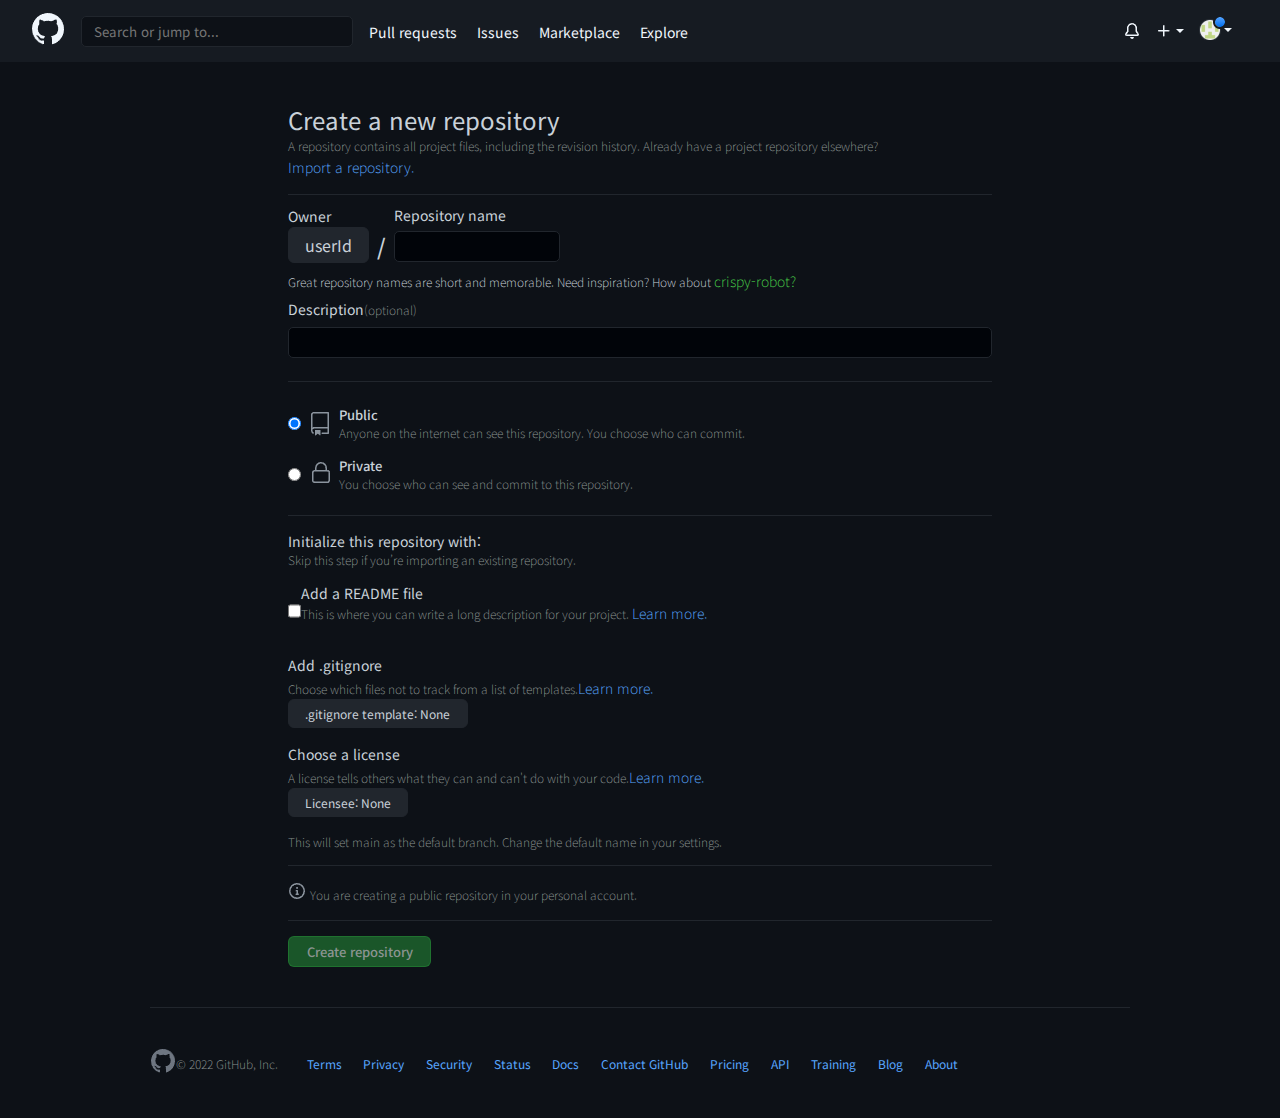
<file: git-copy/index.html>
<!DOCTYPE html>
<html lang="ko">
<head>
    <meta charset="UTF-8">
    <meta http-equiv="X-UA-Compatible" content="IE=edge">
    <meta name="viewport" content="width=device-width, initial-scale=1.0">
    <title>Document</title>

    <link rel="stylesheet" href="css/style.css">
    <link rel="stylesheet" href="css/index.css">

</head>
<body>
    <header>
        <div class="header-box">
            <div class="header-logo">
                <a href="#"><img src="images/header/header-logo.png" alt="header-logo"></a>
            </div>
            <div class="header-menu-box">
                <div>
                    <input type="text" class="header-input" placeholder="Search or jump to...">
                </div>
                <nav>
                    <a class="header-menu-list" href="#">Pull requests</a>
                    <a class="header-menu-list" href="#">Issues</a>
                    <a class="header-menu-list" href="#">Marketplace</a>
                    <a class="header-menu-list" href="#">Explore</a>
                </nav>
            </div>
        </div>
        <div class="header-icon">
            <a href="#"><img src="images/header/left-icon.png" alt="#"></a>
        </div>
    </header>
    <main>
        <div class="main-container">
            <div class="subhead">
                <h1>Create a new repository</h1>
                <div>
                    <p>A repository contains all project files, including the revision history. Already have a project repository elsewhere?</p>
                    <a href="#">Import a repository.</a>
                </div>
            </div>
            <div class="owner-repository-description-box">
                <div class="owner-repository-box">
                    <div class="owner-box">
                        <label for="">Owner</label>
                        <div class="details-box">
                            userId
                        </div>
                    </div>
                    <span>/</span>
                    <div class="repository-box">
                        <label for="">Repository name</label>
                        <input type="text">
                    </div>
                </div>
                <div>
                    <p>Great repository names are short and memorable. Need inspiration? How about <a href="#" style="color: rgb(73, 207, 73);">crispy-robot?</a></p>
                </div>
                <div class="description-box">
                    <label for="">Description<span>(optional)</span></label>
                    <input type="text">
                </div>
            </div>
            <div class="public-private-oprion">
                <div class="public-option">
                    <div class="public-option-check">
                        <input type="radio" name="radio" checked>
                        <img src="images/main/radio-icon-public.png" alt="pubic-icon">
                    </div>
                    <div class="public-option-text">
                        <label for="">
                            Public
                        </label>
                        <span>Anyone on the internet can see this repository. You choose who can commit.</span>
                    </div>
                </div>
                <div class="private-option">
                    <div class="private-option-check">
                        <input type="radio" name="radio">
                        <img src="images/main/radio-icon-private.png" alt="pubic-icon">
                    </div>
                    <div class="private-option-text">
                        <label for="">
                            Private
                        </label>
                        <span>You choose who can see and commit to this repository.</span>
                    </div>
                </div>
            </div>
            <div class="repository-auto-init-options">
                <div class="initialize-box">
                    <h3>Initialize this repository with:</h3>
                    <p>Skip this step if you’re importing an existing repository.</p>
                </div>
                <div>
                    <div class="readme-option-box">
                        <input type="checkbox" name="readme">
                        <div>
                            <label for="readme">Add a README file</label>
                            <span>This is where you can write a long description for your project. <a href="#">Learn more.</a></span>
                        </div>
                    </div>
                </div>
                <div class="gitignore-option-box">
                    <h4>Add .gitignore</h4>
                    <div>
                        <span>Choose which files not to track from a list of templates.<a href="#">Learn more.</a></span>
                    </div>
                    <div class="details-box1">
                        .gitignore template: None
                    </div>
                </div>
                <div class="license-option-box">
                    <h4>Choose a license</h4>
                    <div>
                        <span>A license tells others what they can and can't do with your code.<a href="#">Learn more.</a></span>
                    </div>
                    <div class="details-box2">
                        Licensee: None
                    </div>
                </div>
                <p>This will set  main as the default branch. Change the default name in your settings.</p>

                <div class="repository-option-bottom">
                    <img src="images/footer/footer-icon.png" alt="">
                    <span>You are creating a public repository in your personal account.</span>
                </div>

                <button class="create-btn">Create repository</button>
            </div>
            
        </div>
    </main>
    <footer>
        <div class="footer-menu-box">
            <ul class="footer-menu-logo">
                <li>
                    <a href="">
                        <img src="images/footer/footer-logo.png" alt="footer-logo">
                    </a>
                    <span>© 2022 GitHub, Inc.</span>
                </li>
            </ul>
            <ul class="footer-menu-list">
                <li>Terms</li>
                <li>Privacy</li>
                <li>Security</li>
                <li>Status</li>
                <li>Docs</li>
                <li>Contact GitHub</li>
                <li>Pricing</li>
                <li>API</li>
                <li>Training</li>
                <li>Blog</li>
                <li>About</li>
            </ul>
        </div>
    </footer>
</body>
</html>
</file>
<file: git-copy/css/style.css>
@import url('https://fonts.googleapis.com/css2?family=Jua&family=Noto+Sans+KR:wght@300;400;500;700&display=swap');

* {
    /* text */
    font-family: 'Noto Sans KR', sans-serif;
    font-weight: 400;
    color: #8B9491;

    /* box */
    box-sizing: border-box;

    /* computed */
    margin: 0px;
    padding: 0px;
    background-color: rgb(13, 17, 23);
}

header {
    background-color: rgb(22, 27, 34);
}

header * {
    background-color: rgb(22, 27, 34);
}

ul {
    list-style-type: none;
}

a {
    color: #58A6FF;
    text-decoration: none;
    font-size: 14px;
    font-weight: 200;
}
a:hover {
    text-decoration: underline;
}

input, textarea {
    outline: none;
}

table {
    border-collapse: collapse;
}

button {
    cursor: pointer;
}

h1{
    font-size: 24px;
    font-weight: 400;
}

p{
    font-size: 12px;
    font-weight: 200;
}

span{
    font-size: 12px;
    font-weight: 200;
}

input[type=text]{
    border: 1px solid #21262d;
    border-radius: 5px;
    background-color: rgb(1, 4, 9);
    padding: 5px 12px;
}

input[type=text]:focus{
    border: 1px solid #58A6FF;
    box-shadow: 0 0 0 1px #58A6FF inset;
    background-color: rgb(13, 17, 23);
}
</file>
<file: git-copy/css/index.css>
header{
    display: flex;
    align-items: center;
    justify-content: space-between;
    padding: 16px 32px;
}

header div {
    margin-right: 16px;
}
.header-box{
    height: 30px;
    display: flex;
    align-items: center;
}
.header-input{
    width: 272px;
    border: 1px solid rgb(48, 54, 61);
    background-color: rgb(13, 17, 23) !important;
}
.header-input:focus{
    width: 500px;
    border: 1px solid rgb(48, 54, 61) !important;
    box-shadow: none !important;
    background-color: rgb(22, 27, 34);
    transition-duration: 0.3s;
}
.header-menu-box{
    display: flex;
    align-items: center;
}
.header-menu-box nav a{
    color: #f0f6fc;
    margin-right: 16px;
    text-decoration: none;

    font-weight: 400;
    
}
.header-menu-box nav a:hover{
    color: rgb(186, 187, 189);
}








.main-container{
    display: flex;
    align-items: center;
    flex-direction: column;
    
    width: 768px;
    padding: 0px 32px;
    margin: 40px auto;
}
.main-container h1{
    color: #c9d1d9;
}
.main-container label{
    color: #c9d1d9;
}


.subhead{
    margin: 0 0 8px;
    padding: 0 0 16px;
    border-bottom: 1px solid #21262d;

    width: 100%;
}

.form-container {
    display: flex;
    align-items: center;
    flex-direction: column;
    justify-content: left;
    width: 100%;
}

.owner-repository-description-box {
    display: flex;
    align-items: left;
    flex-direction: column;

    width: 100%;
}
.owner-repository-description-box p{
    margin: 8px 0px;
    color: #c9d1d9;
}

.owner-repository-box{
    display: flex;
    align-items: center;

    width: 100%;
}

.details-box{
    padding: 5px 16px;
    background-color: rgb(33, 38, 45);
    border: 1px solid #21262d;
    border-radius: 6px;
    color: #c9d1d9;
}

.owner-repository-box label{
    margin-bottom: 6px;
}
.owner-repository-box span{
    height: 100%;
    margin: 4px 8px 0px;
    padding: 24px 0 0;
    font-size: 22px;
    font-weight: 500;
    color: #c9d1d9;
    
}

.repository-box {
    display: flex;
    align-items: left;
    flex-direction: column;
}

.description-box {

    display: flex;
    align-items: left;
    flex-direction: column;

    width: 100%;
    margin-bottom: 15px;
    padding: 0 0 8px;
}
.description-box label {
    margin-bottom: 8px;
}

.public-private-oprion{
    width: 100%;
    border-top: 1px solid #21262d;
    border-bottom:  1px solid #21262d;
    padding: 8px 0px;
}
.public-private-oprion label{
    font-size: 13px;
    font-weight: 500;
}

.public-option{
    display: flex;
    align-items: center;

    margin: 15px 0px;
    width: 100%;
}
.public-option-check{
    display: flex;
    align-items: center;
    width: 45px;
    justify-content: space-between;
    margin-right: 6px;
}

.public-option-text{
    display: flex;
    align-items: left;
    flex-direction: column;
}

.private-option{
    display: flex;
    align-items: center;

    margin: 15px 0px;
    width: 100%;
}
.private-option-check{
    display: flex;
    align-items: center;
    width: 45px;
    justify-content: space-between;
    margin-right: 6px;
}
.private-option-text{
    display: flex;
    align-items: left;
    flex-direction: column;
}

.repository-auto-init-options{
    display: flex;
    align-items: left;
    flex-direction: column;

    width: 100%;
}

.details-box1{
    width: 180px;
    padding: 5px 16px;
    background-color: rgb(33, 38, 45);
    border: 1px solid #21262d;
    border-radius: 6px;
    font-size: 12px;
    color: #c9d1d9;
}
.details-box2{
    width: 120px;
    padding: 5px 16px;
    background-color: rgb(33, 38, 45);
    border: 1px solid #21262d;
    border-radius: 6px;
    font-size: 12px;
    color: #c9d1d9;
}
.initialize-box{
    margin: 15px 0px;
}
.initialize-box h3, label, h4{
    color: #c9d1d9;
    font-size: 14px;
}

.readme-option-box{
    display: flex;
    margin-bottom: 16px;
}

.readme-option-box > div{
    display: flex;
    flex-direction: column;
    margin-bottom: 16px;
}
.gitignore-option-box{
    margin-bottom: 16px;
}
.license-option-box {
    margin-bottom: 16px;
}

.repository-option-bottom{
    width: 100%;
    padding: 15px 0;
    margin: 15px 0px;
    border-top: 1px solid #21262d;
    border-bottom: 1px solid #21262d;
}

.create-btn{
    width: 143px;
    font-size: 13px;
    font-weight: 500;
    padding: 5px 16px;
    background-color: #23863699;
    border: 1px solid #23863699;
    border-radius: 6px;
}


footer {
    display: flex;
    align-items: center;
    flex-direction: column;

}
.footer-menu-box {
    display: flex;
    align-items: center;

    border-top: 1px solid #21262d;

    padding: 40px 0;

    width: 980px;
}
.footer-menu-box ul li{
    display: flex;
    align-items: center;
    font-size: 12px;
}
.footer-menu-logo ul{
    display: flex;
    align-items: center;
}
footer ul {
    display: flex;
    align-items: center;
}
footer ul li{
    color: #58A6FF;
}

.footer-menu-logo {
    width: 16%;
}

.footer-menu-list {
    width: 66.4%;
    justify-content: space-between;
}
</file>
